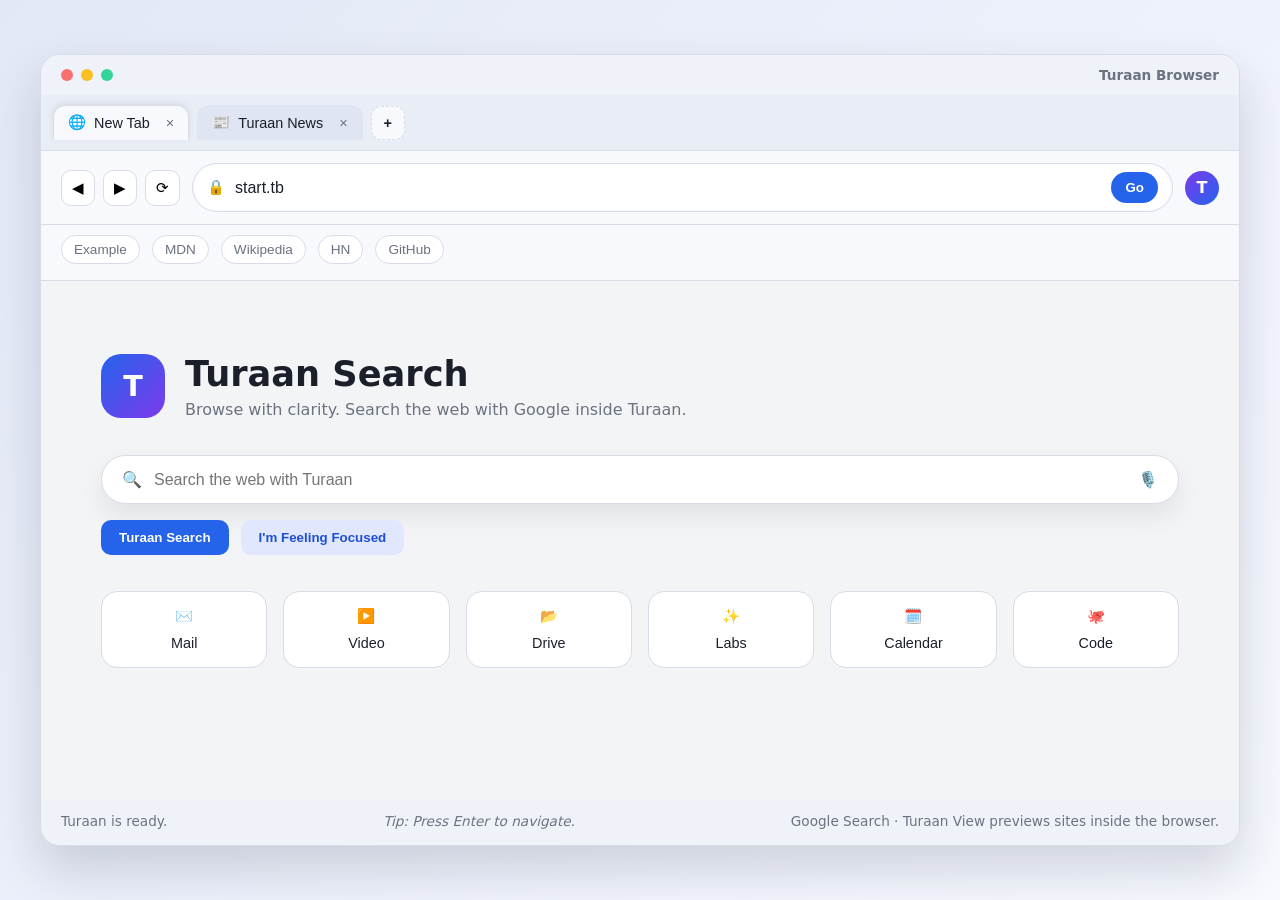
<file: index.html>
<!DOCTYPE html>
<html lang="en">
  <head>
    <meta charset="UTF-8" />
    <meta name="viewport" content="width=device-width, initial-scale=1.0" />
    <title>Turaan Browser</title>
    <link rel="stylesheet" href="styles.css" />
  </head>
  <body>
    <div class="window">
      <header class="window__top">
        <div class="window__controls">
          <span class="control control--close" aria-hidden="true"></span>
          <span class="control control--min" aria-hidden="true"></span>
          <span class="control control--max" aria-hidden="true"></span>
        </div>
        <div class="window__title">Turaan Browser</div>
      </header>

      <section class="tabs">
        <button class="tab tab--active" data-action="newtab" data-tab="newtab">
          <span class="tab__icon">🌐</span>
          <span>New Tab</span>
          <span class="tab__close">×</span>
        </button>
        <button class="tab" data-action="news" data-tab="news">
          <span class="tab__icon">📰</span>
          <span>Turaan News</span>
          <span class="tab__close">×</span>
        </button>
        <button class="tab tab--add" aria-label="Add tab">+</button>
      </section>

      <section class="omnibox">
        <div class="omnibox__nav">
          <button class="icon-button" data-action="back" aria-label="Go back">
            ◀
          </button>
          <button class="icon-button" data-action="forward" aria-label="Go forward">
            ▶
          </button>
          <button class="icon-button" data-action="refresh" aria-label="Refresh">
            ⟳
          </button>
        </div>
        <div class="omnibox__input">
          <span class="omnibox__lock">🔒</span>
          <input
            id="address"
            name="address"
            type="text"
            autocomplete="off"
            spellcheck="false"
            placeholder="Search Turaan or type a URL"
          />
          <button class="omnibox__cta" type="button" data-action="go">
            Go
          </button>
        </div>
        <div class="omnibox__profile">
          <span class="profile">T</span>
        </div>
      </section>

      <section class="bookmarks">
        <button class="bookmark" data-url="https://example.com">Example</button>
        <button class="bookmark" data-url="https://developer.mozilla.org">
          MDN
        </button>
        <button class="bookmark" data-url="https://www.wikipedia.org">
          Wikipedia
        </button>
        <button class="bookmark" data-url="https://news.ycombinator.com">
          HN
        </button>
        <button class="bookmark" data-url="https://github.com">GitHub</button>
      </section>

      <main class="content">
        <section class="newtab" id="newtab">
          <div class="newtab__brand">
            <span class="brand__mark">T</span>
            <div>
              <h1>Turaan Search</h1>
              <p>Browse with clarity. Search the web with Google inside Turaan.</p>
            </div>
          </div>
          <form class="search" id="search-form">
            <div class="search__field">
              <span class="search__icon">🔍</span>
              <input
                id="search-input"
                type="text"
                placeholder="Search the web with Turaan"
                autocomplete="off"
              />
              <button class="search__mic" type="button" aria-label="Voice search">
                🎙️
              </button>
            </div>
            <div class="search__actions">
              <button class="button" type="submit">Turaan Search</button>
              <button class="button button--ghost" type="button">
                I'm Feeling Focused
              </button>
            </div>
          </form>
          <div class="shortcuts">
            <button class="shortcut" data-url="https://mail.google.com">
              <span>✉️</span>
              <span>Mail</span>
            </button>
            <button class="shortcut" data-url="https://www.youtube.com">
              <span>▶️</span>
              <span>Video</span>
            </button>
            <button class="shortcut" data-url="https://www.thedrive.com">
              <span>📂</span>
              <span>Drive</span>
            </button>
            <button class="shortcut" data-url="https://openai.com">
              <span>✨</span>
              <span>Labs</span>
            </button>
            <button class="shortcut" data-url="https://calendar.google.com">
              <span>🗓️</span>
              <span>Calendar</span>
            </button>
            <button class="shortcut" data-url="https://github.com">
              <span>🐙</span>
              <span>Code</span>
            </button>
          </div>
        </section>
        <section class="news hidden" id="news">
          <header class="news__header">
            <h1>Turaan News</h1>
            <p>Top stories curated for the Turaan start experience.</p>
          </header>
          <div class="news__grid">
            <article class="news__card">
              <span class="news__tag">Tech</span>
              <h2>AI labs announce new model updates</h2>
              <p>
                Researchers share breakthroughs in efficiency, speed, and safety
                across new releases.
              </p>
              <button class="news__link" type="button" data-url="https://news.ycombinator.com">
                Read on HN →
              </button>
            </article>
            <article class="news__card">
              <span class="news__tag">Productivity</span>
              <h2>Designers embrace calmer workspaces</h2>
              <p>
                Minimal UI trends help teams stay focused while juggling multiple
                projects.
              </p>
              <button class="news__link" type="button" data-url="https://www.theverge.com">
                Read on The Verge →
              </button>
            </article>
            <article class="news__card">
              <span class="news__tag">Business</span>
              <h2>Startups keep shipping with lean teams</h2>
              <p>
                Founders share tactics for staying nimble while scaling products
                globally.
              </p>
              <button class="news__link" type="button" data-url="https://www.bloomberg.com">
                Read on Bloomberg →
              </button>
            </article>
            <article class="news__card">
              <span class="news__tag">Science</span>
              <h2>Space telescopes capture vivid new imagery</h2>
              <p>
                Fresh observations reveal stunning details about distant systems
                and galaxies.
              </p>
              <button class="news__link" type="button" data-url="https://www.nasa.gov">
                Read on NASA →
              </button>
            </article>
          </div>
        </section>

        <div class="viewer hidden" id="viewer">
          <div class="viewer__info">
            <span class="viewer__label">Turaan View</span>
            <span class="viewer__url" id="viewer-url">start.tb</span>
          </div>
        </div>
        <iframe
          class="browser__frame"
          id="browser-frame"
          title="Turaan Browser Frame"
        ></iframe>
      </main>

      <footer class="statusbar">
        <span id="status">Turaan is ready.</span>
        <span class="statusbar__hint">Tip: Press Enter to navigate.</span>
        <span class="statusbar__note">Google Search · Turaan View previews sites inside the browser.</span>
      </footer>
    </div>

    <script src="app.js"></script>
  </body>
</html>
</file>
<file: styles.css>
:root {
  color-scheme: light;
  font-family: "Inter", "Segoe UI", system-ui, sans-serif;
  --bg: #eef0f7;
  --window: #f8f9fc;
  --card: #ffffff;
  --text: #1b1f2a;
  --muted: #6b7280;
  --primary: #2563eb;
  --primary-dark: #1d4ed8;
  --accent: #7c3aed;
  --border: #d7dce6;
  --shadow: 0 24px 50px rgba(15, 23, 42, 0.16);
}

* {
  box-sizing: border-box;
  margin: 0;
  padding: 0;
}

body {
  background: linear-gradient(135deg, #e3e8f7, #f7f9ff);
  color: var(--text);
  min-height: 100vh;
  display: flex;
  align-items: center;
  justify-content: center;
  padding: 32px;
}

.window {
  width: min(1200px, 100%);
  background: var(--window);
  border-radius: 20px;
  box-shadow: var(--shadow);
  display: flex;
  flex-direction: column;
  overflow: hidden;
  border: 1px solid var(--border);
}

.window__top {
  display: flex;
  align-items: center;
  justify-content: space-between;
  padding: 12px 20px;
  background: #eff2f9;
}

.window__controls {
  display: flex;
  gap: 8px;
}

.control {
  width: 12px;
  height: 12px;
  border-radius: 50%;
  background: #d1d5db;
}

.control--close {
  background: #f87171;
}

.control--min {
  background: #fbbf24;
}

.control--max {
  background: #34d399;
}

.window__title {
  font-weight: 600;
  color: var(--muted);
  font-size: 0.85rem;
}

.tabs {
  display: flex;
  align-items: center;
  gap: 8px;
  padding: 10px 12px;
  background: #e9edf6;
  border-bottom: 1px solid var(--border);
}

.tab {
  border: 1px solid transparent;
  background: #dfe5f2;
  color: var(--text);
  padding: 8px 14px;
  border-radius: 12px 12px 0 0;
  display: inline-flex;
  align-items: center;
  gap: 8px;
  font-size: 0.9rem;
  cursor: pointer;
  transition: all 0.2s ease;
}

.tab__icon {
  font-size: 0.9rem;
}

.tab__close {
  color: var(--muted);
  margin-left: 8px;
}

.tab--active {
  background: var(--window);
  border-color: var(--border);
  border-bottom-color: var(--window);
  box-shadow: 0 -2px 6px rgba(15, 23, 42, 0.08);
}

.tab--add {
  padding: 8px 12px;
  border-radius: 10px;
  background: #f8f9fc;
  border: 1px dashed var(--border);
  font-weight: 600;
}

.omnibox {
  display: flex;
  align-items: center;
  gap: 12px;
  padding: 12px 20px;
  background: var(--window);
  border-bottom: 1px solid var(--border);
}

.omnibox__nav {
  display: flex;
  gap: 8px;
}

.icon-button {
  border: 1px solid var(--border);
  background: #fff;
  padding: 8px 10px;
  border-radius: 10px;
  font-size: 0.95rem;
  cursor: pointer;
  transition: all 0.2s ease;
}

.icon-button:hover {
  border-color: var(--primary);
  color: var(--primary);
  transform: translateY(-1px);
}

.omnibox__input {
  flex: 1;
  display: flex;
  align-items: center;
  gap: 10px;
  background: #ffffff;
  border: 1px solid var(--border);
  padding: 8px 14px;
  border-radius: 999px;
  box-shadow: inset 0 0 0 1px rgba(37, 99, 235, 0.05);
}

.omnibox__input input {
  flex: 1;
  border: none;
  background: transparent;
  font-size: 1rem;
  outline: none;
  color: var(--text);
}

.omnibox__lock {
  font-size: 0.9rem;
}

.omnibox__cta {
  border: none;
  background: var(--primary);
  color: white;
  padding: 8px 14px;
  border-radius: 999px;
  font-weight: 600;
  cursor: pointer;
  transition: background 0.2s ease;
}

.omnibox__cta:hover {
  background: var(--primary-dark);
}

.profile {
  width: 34px;
  height: 34px;
  border-radius: 50%;
  background: linear-gradient(135deg, var(--accent), var(--primary));
  color: white;
  display: grid;
  place-items: center;
  font-weight: 700;
}

.bookmarks {
  display: flex;
  flex-wrap: wrap;
  gap: 12px;
  padding: 10px 20px 16px;
  background: var(--window);
  border-bottom: 1px solid var(--border);
}

.bookmark {
  border: 1px solid var(--border);
  background: #fff;
  padding: 6px 12px;
  border-radius: 999px;
  font-size: 0.85rem;
  cursor: pointer;
  color: var(--muted);
  transition: all 0.2s ease;
}

.bookmark:hover {
  border-color: var(--primary);
  color: var(--primary);
}

.content {
  position: relative;
  background: #f3f4f6;
  min-height: 520px;
}

.newtab {
  padding: 72px 60px 80px;
  display: flex;
  flex-direction: column;
  gap: 36px;
}

.newtab.hidden {
  display: none;
}

.news {
  padding: 64px 60px 80px;
  display: flex;
  flex-direction: column;
  gap: 28px;
}

.news.hidden {
  display: none;
}

.news__header h1 {
  font-size: 2rem;
  margin-bottom: 8px;
}

.news__header p {
  color: var(--muted);
}

.news__grid {
  display: grid;
  grid-template-columns: repeat(auto-fit, minmax(240px, 1fr));
  gap: 18px;
}

.news__card {
  background: white;
  border: 1px solid var(--border);
  border-radius: 16px;
  padding: 18px;
  display: flex;
  flex-direction: column;
  gap: 10px;
  box-shadow: 0 10px 20px rgba(15, 23, 42, 0.06);
}

.news__tag {
  font-size: 0.75rem;
  text-transform: uppercase;
  letter-spacing: 0.08em;
  color: var(--primary);
  font-weight: 600;
}

.news__link {
  border: none;
  background: none;
  color: var(--primary);
  font-weight: 600;
  text-decoration: none;
  padding: 0;
  text-align: left;
  cursor: pointer;
}

.news__link:hover {
  text-decoration: underline;
}

.newtab__brand {
  display: flex;
  align-items: center;
  gap: 20px;
}

.brand__mark {
  width: 64px;
  height: 64px;
  border-radius: 20px;
  background: linear-gradient(135deg, var(--primary), var(--accent));
  color: white;
  display: grid;
  place-items: center;
  font-size: 1.8rem;
  font-weight: 700;
}

.newtab__brand h1 {
  font-size: 2.2rem;
}

.newtab__brand p {
  color: var(--muted);
  margin-top: 6px;
}

.search {
  display: flex;
  flex-direction: column;
  gap: 16px;
}

.search__field {
  display: flex;
  align-items: center;
  gap: 12px;
  background: white;
  border: 1px solid var(--border);
  border-radius: 999px;
  padding: 14px 20px;
  box-shadow: 0 12px 24px rgba(15, 23, 42, 0.08);
}

.search__field input {
  flex: 1;
  border: none;
  background: transparent;
  font-size: 1rem;
  outline: none;
}

.search__icon {
  font-size: 1rem;
}

.search__mic {
  border: none;
  background: transparent;
  font-size: 1rem;
  cursor: pointer;
}

.search__actions {
  display: flex;
  gap: 12px;
}

.button {
  border: none;
  background: var(--primary);
  color: white;
  padding: 10px 18px;
  border-radius: 10px;
  font-weight: 600;
  cursor: pointer;
  transition: background 0.2s ease;
}

.button:hover {
  background: var(--primary-dark);
}

.button--ghost {
  background: #e0e7ff;
  color: var(--primary-dark);
}

.shortcuts {
  display: grid;
  grid-template-columns: repeat(auto-fit, minmax(120px, 1fr));
  gap: 16px;
}

.shortcut {
  border: 1px solid var(--border);
  background: white;
  border-radius: 16px;
  padding: 16px;
  display: flex;
  flex-direction: column;
  align-items: center;
  gap: 10px;
  font-size: 0.9rem;
  cursor: pointer;
  color: var(--text);
  transition: all 0.2s ease;
}

.shortcut:hover {
  border-color: var(--primary);
  color: var(--primary);
  transform: translateY(-2px);
}

.browser__frame {
  width: 100%;
  height: 600px;
  border: none;
  background: #fff;
  display: none;
}

.browser__frame.visible {
  display: block;
}

.viewer {
  display: flex;
  align-items: center;
  justify-content: space-between;
  gap: 12px;
  padding: 12px 20px;
  border-bottom: 1px solid var(--border);
  background: #f8fafc;
  font-size: 0.9rem;
}

.viewer.hidden {
  display: none;
}

.viewer__info {
  display: flex;
  flex-direction: column;
  gap: 4px;
}

.viewer__label {
  font-weight: 600;
  color: var(--text);
}

.viewer__url {
  color: var(--muted);
  word-break: break-all;
}


.statusbar {
  display: flex;
  flex-wrap: wrap;
  justify-content: space-between;
  gap: 8px;
  padding: 12px 20px 16px;
  font-size: 0.85rem;
  color: var(--muted);
  background: #eff2f9;
}

.statusbar__hint {
  font-style: italic;
}

.statusbar__note {
  color: var(--muted);
}

@media (max-width: 900px) {
  .omnibox {
    flex-direction: column;
    align-items: stretch;
  }

  .omnibox__profile {
    align-self: flex-end;
  }

  .newtab {
    padding: 48px 32px 64px;
  }

  .news {
    padding: 48px 32px 64px;
  }
}

@media (max-width: 700px) {
  .tabs {
    overflow-x: auto;
  }

  .newtab__brand {
    flex-direction: column;
    align-items: flex-start;
  }

  .search__actions {
    flex-direction: column;
    align-items: stretch;
  }
}
</file>
